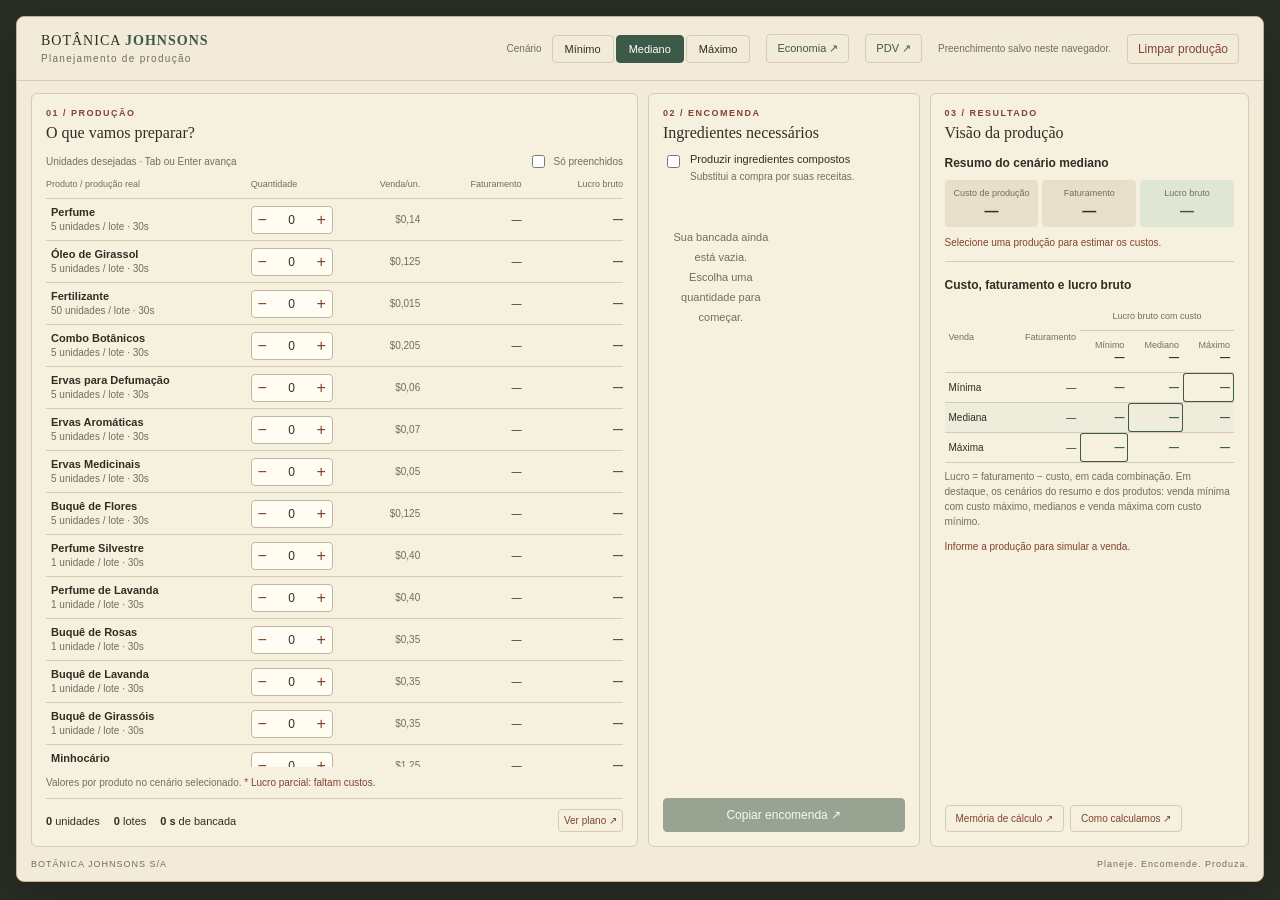
<file: index.html>
<!doctype html>
<html lang="pt-BR">
<head><meta charset="utf-8"><meta name="viewport" content="width=device-width,initial-scale=1"><title>Botânica Johnsons · Planejamento</title><link rel="stylesheet" href="style.css"></head>
<body>
<header><a class="brand" href="./">BOTÂNICA <strong>JOHNSONS</strong><span>Planejamento de produção</span></a><fieldset class="scenario"><legend>Cenário</legend><label><input type="radio" name="scenario" value="min"><span>Mínimo</span></label><label><input type="radio" name="scenario" value="median" checked><span>Mediano</span></label><label><input type="radio" name="scenario" value="max"><span>Máximo</span></label></fieldset><div class="header-actions"><a class="page-link" href="economia/">Economia ↗</a><a class="page-link" href="pdv/">PDV ↗</a><span id="save-status"></span><button id="clear" class="text-button" aria-label="Limpar produção">Limpar<span class="wide-only"> produção</span></button></div></header>
<main>
<h1 class="visually-hidden">Planejamento de produção: da produção ao resultado</h1>
<nav class="mobile-nav" aria-label="Painéis"><button type="button" data-panel="recipes" aria-pressed="true">Produção</button><button type="button" data-panel="shopping" aria-pressed="false">Encomenda</button><button type="button" data-panel="finance" aria-pressed="false">Resultado</button></nav>
<div class="workspace" data-panel="recipes">
<section class="panel recipes"><div class="panel-heading"><p class="eyebrow">01 / PRODUÇÃO</p><h2>O que vamos preparar?</h2></div><div class="list-tools"><p class="hint" id="keyboard-hint">Unidades desejadas · Tab ou Enter avança</p><label class="filled-filter"><input type="checkbox" id="only-filled"> Só preenchidos</label></div><div class="product-columns" aria-hidden="true"><span>Produto / produção real</span><span>Quantidade</span><span>Venda/un.</span><span>Faturamento</span><span>Lucro bruto</span></div><div id="products"></div><p id="filled-empty" class="filled-empty" hidden>Nenhum produto preenchido. Desmarque “Só preenchidos” para ver todos.</p><p class="panel-note">Valores por produto no cenário selecionado. <span class="partial-key">* Lucro parcial: faltam custos.</span></p><div class="production-footer"><span><strong id="units">0</strong> unidades</span><span><strong id="batches">0</strong> lotes</span><span><strong id="duration">0 s</strong> de bancada</span><button type="button" data-dialog="plan-dialog">Ver plano ↗</button></div></section>
<section class="panel shopping"><div class="panel-heading"><p class="eyebrow">02 / ENCOMENDA</p><h2>Ingredientes necessários</h2></div><label class="toggle"><input type="checkbox" id="expand"><span>Produzir ingredientes compostos<small>Substitui a compra por suas receitas.</small></span></label><p id="gather-progress" role="status"></p><div id="ingredients"></div><div class="shopping-actions"><button id="copy" class="copy" disabled>Copiar encomenda ↗</button><p id="copy-status" role="status"></p></div></section>
<section class="panel finance"><div class="panel-heading"><p class="eyebrow">03 / RESULTADO</p><h2>Visão da produção</h2></div><section class="costs"><h3 id="cost-heading">Resumo do cenário mediano</h3><div class="cost-grid"><div><span>Custo de produção</span><strong id="summary-cost">—</strong></div><div><span>Faturamento</span><strong id="summary-revenue">—</strong></div><div class="summary-profit"><span>Lucro bruto</span><strong id="summary-profit">—</strong></div></div><p id="cost-status" role="status"></p></section><section class="profit"><h3 id="profit-heading">Custo, faturamento e lucro bruto</h3><table aria-describedby="profit-legend"><thead><tr><th scope="col" rowspan="2">Venda</th><th scope="col" rowspan="2">Faturamento</th><th scope="colgroup" colspan="3">Lucro bruto com custo</th></tr><tr><th scope="col">Mínimo<span id="cost-head-min">—</span></th><th scope="col">Mediano<span id="cost-head-median">—</span></th><th scope="col">Máximo<span id="cost-head-max">—</span></th></tr></thead><tbody><tr><th scope="row">Mínima</th><td id="revenue-min">—</td><td id="profit-min-min">—</td><td id="profit-min-median">—</td><td id="profit-min-max" class="paired">—</td></tr><tr class="median-row"><th scope="row">Mediana</th><td id="revenue-median">—</td><td id="profit-median-min">—</td><td id="profit-median-median" class="paired">—</td><td id="profit-median-max">—</td></tr><tr><th scope="row">Máxima</th><td id="revenue-max">—</td><td id="profit-max-min" class="paired">—</td><td id="profit-max-median">—</td><td id="profit-max-max">—</td></tr></tbody></table><p id="profit-legend" class="profit-legend">Lucro = faturamento − custo, em cada combinação. Em destaque, os cenários do resumo e dos produtos: venda mínima com custo máximo, medianos e venda máxima com custo mínimo.</p><p id="profit-status" role="status"></p></section><div class="finance-actions"><button type="button" data-dialog="memory-dialog">Memória de cálculo ↗</button><button type="button" data-dialog="help-dialog">Como calculamos ↗</button></div></section>
</div>
<footer><span>BOTÂNICA JOHNSONS S/A</span><span>Planeje. Encomende. Produza.</span></footer>
</main>
<dialog id="memory-dialog"><div class="dialog-heading"><h2>Memória de cálculo</h2><button type="button" data-close aria-label="Fechar memória de cálculo">Fechar ×</button></div><p>Preço unitário × quantidade = subtotal. Med = ponto médio da faixa. Totais arredondados após a soma.</p><div id="cost-memory"><div id="cost-memory-rows"></div><p id="cost-memory-total"></p></div></dialog>
<dialog id="plan-dialog"><div class="dialog-heading"><h2>Lotes e tempo de produção</h2><button type="button" data-close>Fechar ×</button></div><div id="details"></div><p>Tempo de cada receita por lote (30 segundos; Minhocário, 45 segundos), incluindo ingredientes compostos produzidos.</p></dialog>
<dialog id="help-dialog"><div class="dialog-heading"><h2>Como calculamos</h2><button type="button" data-close>Fechar ×</button></div><p>Preços unitários da Gazeta Comercial, edição XLIV (6 de novembro de 1899), que também atualiza a planilha do condado. As plantas usam Fazenda Venda (compra dos insumos); Esterco usa Fazenda Coleta e Húmus usa Coleta. O mediano estimado é o ponto médio entre mínimo e máximo. Desde a Gazeta XLII, Mel e Tomilho têm cotação: Mel pela Gazeta e Tomilho por Coleta.</p><p>O faturamento considera a venda de todas as unidades produzidas, inclusive excedentes. Ingredientes compostos consumidos na produção não geram receita.</p><p>Lucro bruto = faturamento menos ingredientes. Cenário mínimo: venda mínima − custo máximo. Mediano: venda mediana − custo mediano. Máximo: venda máxima − custo mínimo. Outras despesas não estão incluídas.</p><p>Quando faltam preços, o custo é parcial e o lucro fica superestimado. Marcar ingredientes como separados não desconta seu custo.</p><p>Os valores por produto simulam cada receita isoladamente. O resultado geral agrupa ingredientes compostos, podendo economizar lotes em relação à soma individual.</p></dialog>
<script src="county-prices.js"></script>
<script src="data.js"></script>
<script src="app.js"></script>
</body></html>
</file>
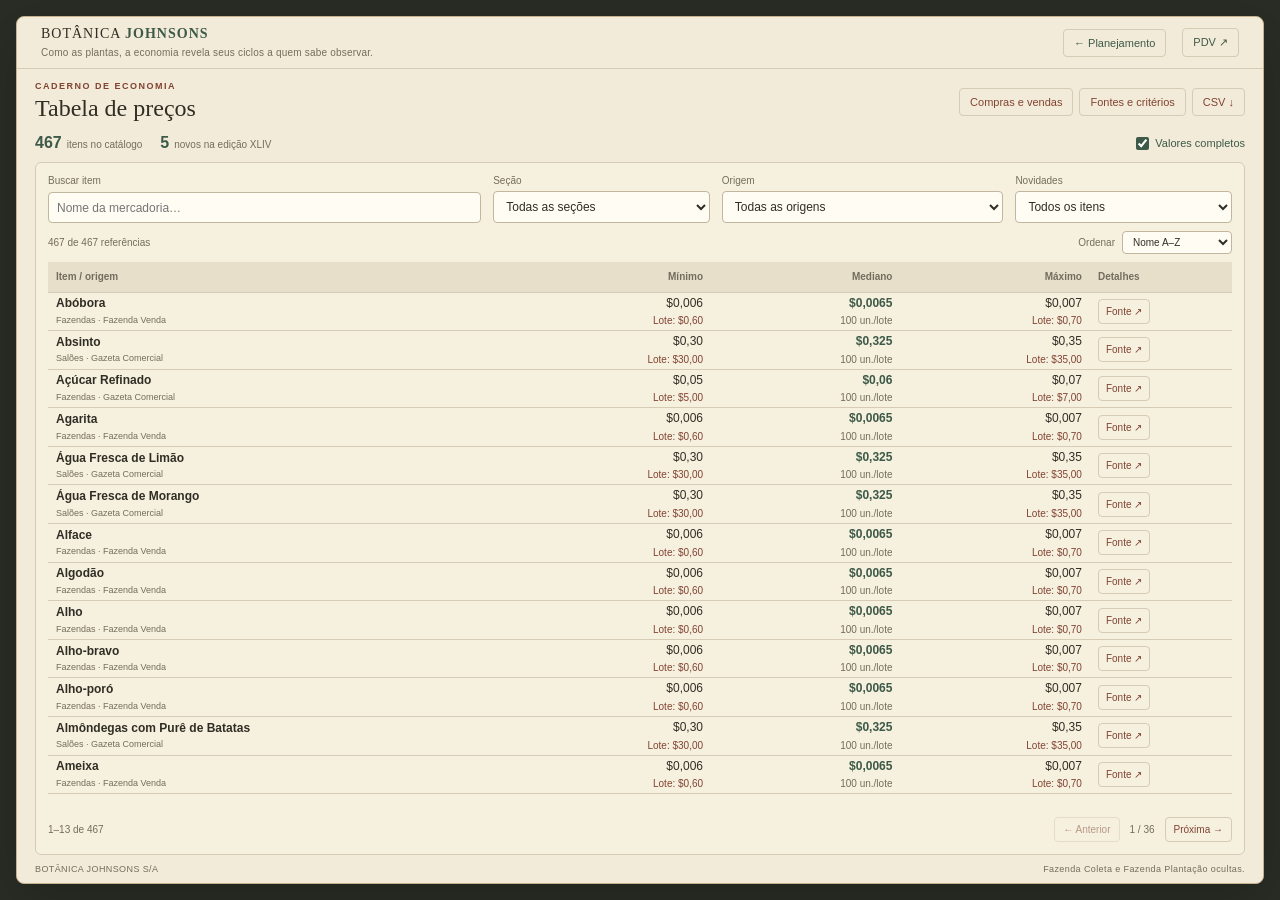
<file: economia/index.html>
<!doctype html>
<html lang="pt-BR">
<head>
  <meta charset="utf-8"><meta name="viewport" content="width=device-width,initial-scale=1">
  <meta name="description" content="Tabela de preços da Gazeta e do condado, com decimais completos, filtros e notas por item.">
  <title>Botânica Johnsons · Economia</title>
  <link rel="stylesheet" href="../style.css"><link rel="stylesheet" href="economia.css">
</head>
<body class="economy-page">
<header><a class="brand" href="../">BOTÂNICA <strong>JOHNSONS</strong><span>Como as plantas, a economia revela seus ciclos a quem sabe observar.</span></a><div class="header-actions"><a class="page-link" href="../">← Planejamento</a><a class="page-link" href="../pdv/">PDV ↗</a></div></header>
<main>
  <div class="economy-toolbar"><div><p class="eyebrow">CADERNO DE ECONOMIA</p><h1>Tabela de preços</h1></div><div class="economy-actions"><button type="button" data-dialog="notes-dialog">Notas das sugestões</button><button type="button" data-dialog="shopping-dialog">Compras e vendas</button><button type="button" data-dialog="sources-dialog">Fontes e critérios</button><button id="export-csv" type="button">CSV ↓</button></div></div>
  <div class="economy-status"><div id="catalog-summary" class="catalog-summary" aria-label="Resumo do catálogo"></div><label class="precision-control"><input id="full-precision" type="checkbox" checked aria-describedby="precision-hint"> Valores completos</label><span id="precision-hint" class="visually-hidden">Desmarque para usar duas casas. Valores positivos muito pequenos aparecem como menor que um centavo. As notas sempre mostram os valores completos.</span></div>
  <section class="catalog-panel" aria-label="Consulta de preços">
    <form class="catalog-filters" role="search" onsubmit="return false">
      <label for="search">Buscar item<input id="search" type="search" placeholder="Nome da mercadoria…"></label>
      <label for="category">Seção<select id="category"><option value="all">Todas as seções</option></select></label>
      <label for="origin">Origem<select id="origin"><option value="all">Todas as origens</option></select></label>
      <label for="status">Novidades<select id="status"><option value="all">Todos os itens</option><option value="new">Novos na edição XLIV</option><option value="suggested">Preços sugeridos</option></select></label>
    </form>
    <div class="catalog-order"><p id="result-count" role="status" aria-live="polite"></p><label for="sort">Ordenar <select id="sort"><option value="name">Nome A–Z</option><option value="low">Menor referência</option><option value="high">Maior referência</option><option value="spread">Maior faixa</option></select></label></div>
    <div id="table-viewport" class="table-viewport" tabindex="0" role="region" aria-label="Página de resultados da tabela de preços">
      <table class="catalog-table"><caption class="visually-hidden">Preços por unidade na primeira linha e por lote na segunda. A coluna Mediano informa a quantidade de unidades por lote. A referência cadastrada é o ponto médio da faixa unitária; sugestões têm notas de cálculo.</caption><thead><tr><th scope="col">Item / origem</th><th scope="col" title="Mínimo por unidade; mínimo por lote abaixo">Mínimo</th><th scope="col" title="Mediano por unidade; quantidade por lote abaixo">Mediano</th><th scope="col" title="Máximo por unidade; máximo por lote abaixo">Máximo</th><th scope="col" class="detail-column">Detalhes</th></tr></thead><tbody id="price-rows"></tbody></table>
      <p id="no-results" class="empty" hidden>Nenhum item encontrado. Ajuste a busca ou os filtros.</p>
    </div>
    <nav class="pagination" aria-label="Páginas da tabela"><span id="page-range" aria-live="polite"></span><div><button id="previous-page" type="button" aria-label="Página anterior">← Anterior</button><span id="page-count"></span><button id="next-page" type="button" aria-label="Próxima página">Próxima →</button></div></nav>
    <noscript>Ative o JavaScript para consultar os preços.</noscript>
  </section>
  <footer><span>BOTÂNICA JOHNSONS S/A</span><span>Fazenda Coleta e Fazenda Plantação ocultas.</span></footer>
</main>
<dialog id="sources-dialog"><div class="dialog-heading"><h2>Fontes e critérios</h2><button type="button" data-close>Fechar ×</button></div><p>Esta consulta oculta somente Fazenda Coleta e Fazenda Plantação. Coleta, Lenhador, Mineração, Fazenda Venda, Gazeta Comercial e as sugestões permanecem disponíveis.</p><p>São 467 referências, todas com cotação. Fonte: Gazeta Comercial, edição XLIV de 6 de novembro de 1899 (páginas 1–29), a tabela oficial vigente. As páginas 21–29 republicam Minérios, Coleta, Coleta de Fazenda, Lenhador, Plantação e Venda de Fazenda e atualizam a planilha do condado enviada pelo usuário. Os detalhes de cada item indicam o que é novo na edição XLIV e a faixa anterior quando a XLIV a mudou.</p><p>A edição XLIV é a tabela oficial completa: itens que não constam nela foram removidos (Flecha de Rastreio e o Café da planilha do condado; fica Café (grão)). Carne de Galinha passou a se chamar Carne de Ave, e a busca encontra os dois nomes. Kit de Reparo de Arma e Lanterna passaram de Armazém para Armarias. Os itens novos têm o selo “Novo”.</p><p>Plantas de Fazenda Venda aparecem sem “(v)”; a origem identifica a faixa. Ocultar origens nesta consulta não altera os custos do planejamento.</p><p>Os preços são por unidade, sem dividir novamente os valores unitários da atualização. Na tabela, a primeira linha mostra o valor unitário; a segunda mostra o mínimo e o máximo por lote, com a quantidade de unidades abaixo da referência. Um lote é de 100 unidades. Quando a fonte informa o lote, os valores são os da fonte, inclusive Ouro (10 un.) e Prata (20 un.). Quando a fonte informa só o preço por unidade, o lote é calculado: 100 × preço unitário, e os detalhes do item indicam o cálculo. O mediano cadastrado é (mínimo + máximo) ÷ 2; uma sugestão é identificada como estimativa. Nomes truncados continuam sinalizados. A faixa da Escova Equina, invertida na edição XLI, foi corrigida na XLII.</p><p>O CSV inclui todos os resultados dos filtros, inclusive os que estão em outras páginas. A quantidade de linhas exibidas se adapta à altura disponível.</p></dialog>
<dialog id="notes-dialog"><div class="dialog-heading"><h2>Notas das sugestões</h2><button type="button" data-close>Fechar ×</button></div><p>Os preços sugeridos são a média simples dos pontos médios de faixas unitárias de itens correlatos. As referências e as contas aparecem abaixo, sempre com os decimais completos. Sugestões não entram automaticamente nos custos do planejamento.</p><div id="item-notes" class="item-notes"></div></dialog>
<dialog id="reference-dialog"><div class="dialog-heading"><h2 id="reference-title">Referência do item</h2><button type="button" data-close>Fechar ×</button></div><div id="reference-body"></div></dialog>
<dialog id="shopping-dialog"><div class="dialog-heading"><h2>Calculadora de compras e vendas</h2><button type="button" data-close>Fechar ×</button></div>
<div class="shopping-intro"><p>Adicione os itens da negociação. Escolha o cenário, unidade ou lote, ajuste quantidade e preço e confira o total.</p><fieldset class="scenario shopping-scenario" aria-describedby="scenario-hint"><legend>Cenário de preço</legend><label><input type="radio" name="shopping-scenario" value="min"><span>Mínimo</span></label><label><input type="radio" name="shopping-scenario" value="median" checked><span>Mediano</span></label><label><input type="radio" name="shopping-scenario" value="max"><span>Máximo</span></label></fieldset><span id="scenario-hint" class="visually-hidden">Trocar o cenário recalcula o formulário e todas as linhas, exceto as de preço ajustado à mão.</span></div>
<form id="shopping-form" class="shopping-form">
<label for="shopping-item-search">Item<div id="shopping-picker" class="shopping-picker"><input id="shopping-item-search" type="search" role="combobox" aria-autocomplete="list" aria-expanded="false" aria-controls="shopping-options" aria-describedby="shopping-search-status" autocomplete="off" placeholder="Digite para buscar um item…" required><ul id="shopping-options" role="listbox" aria-label="Itens encontrados" hidden></ul><span id="shopping-search-status" class="visually-hidden" role="status"></span></div><input id="shopping-item" type="hidden"></label>
<label for="shopping-basis">Negociar por<select id="shopping-basis"><option value="unit">Unidade</option></select></label>
<div class="quantity-field"><label for="shopping-quantity" id="quantity-label">Quantidade de unidades</label><div class="quantity-input"><input id="shopping-quantity" type="number" min="1" max="1000000" step="1" value="1" required><button type="button" id="shopping-plus-100" class="plus-hundred" aria-label="Somar 100 à quantidade">+100</button></div></div>
<label for="shopping-price"><span id="price-label">Preço por unidade ($)</span><input id="shopping-price" type="number" min="0" max="1000000" step="0.00001" required></label>
<button type="submit" class="add-item">Adicionar item +</button>
</form>
<p id="shopping-hint" class="study-hint">O preço do cenário é preenchido para facilitar; ajuste para o valor combinado.</p>
<div class="shopping-table-wrap"><table class="shopping-table"><caption class="visually-hidden">Itens da compra ou venda. Edite quantidades e preços para atualizar o total.</caption><thead><tr><th scope="col">Item / base</th><th scope="col">Quantidade</th><th scope="col">Preço ($)</th><th scope="col">Subtotal</th><th scope="col"><span class="visually-hidden">Remover</span></th></tr></thead><tbody id="shopping-rows"></tbody></table><p id="shopping-empty" class="empty">Adicione o primeiro item para começar.</p></div>
<div class="shopping-total"><div class="shopping-buttons"><button id="copy-shopping" type="button" disabled>Copiar conta</button><button id="clear-shopping" type="button" disabled>Limpar lista</button></div><p><span>Total da lista</span><strong id="shopping-total" aria-live="polite">$0,00</strong></p></div>
<p id="shopping-copy-status" class="study-hint" role="status" aria-live="polite"></p><div id="shopping-copy-fallback" hidden><label for="shopping-copy-text">Selecione e copie a conta abaixo:</label><textarea id="shopping-copy-text" readonly rows="7"></textarea></div>
<p id="shopping-message" class="study-hint" role="status" aria-live="polite"></p>
</dialog>
<script src="../county-prices.js"></script><script src="../data.js"></script><script src="../gazette.js"></script><script src="../price-catalog.js"></script><script src="economia.js"></script>
</body>
</html>
</file>
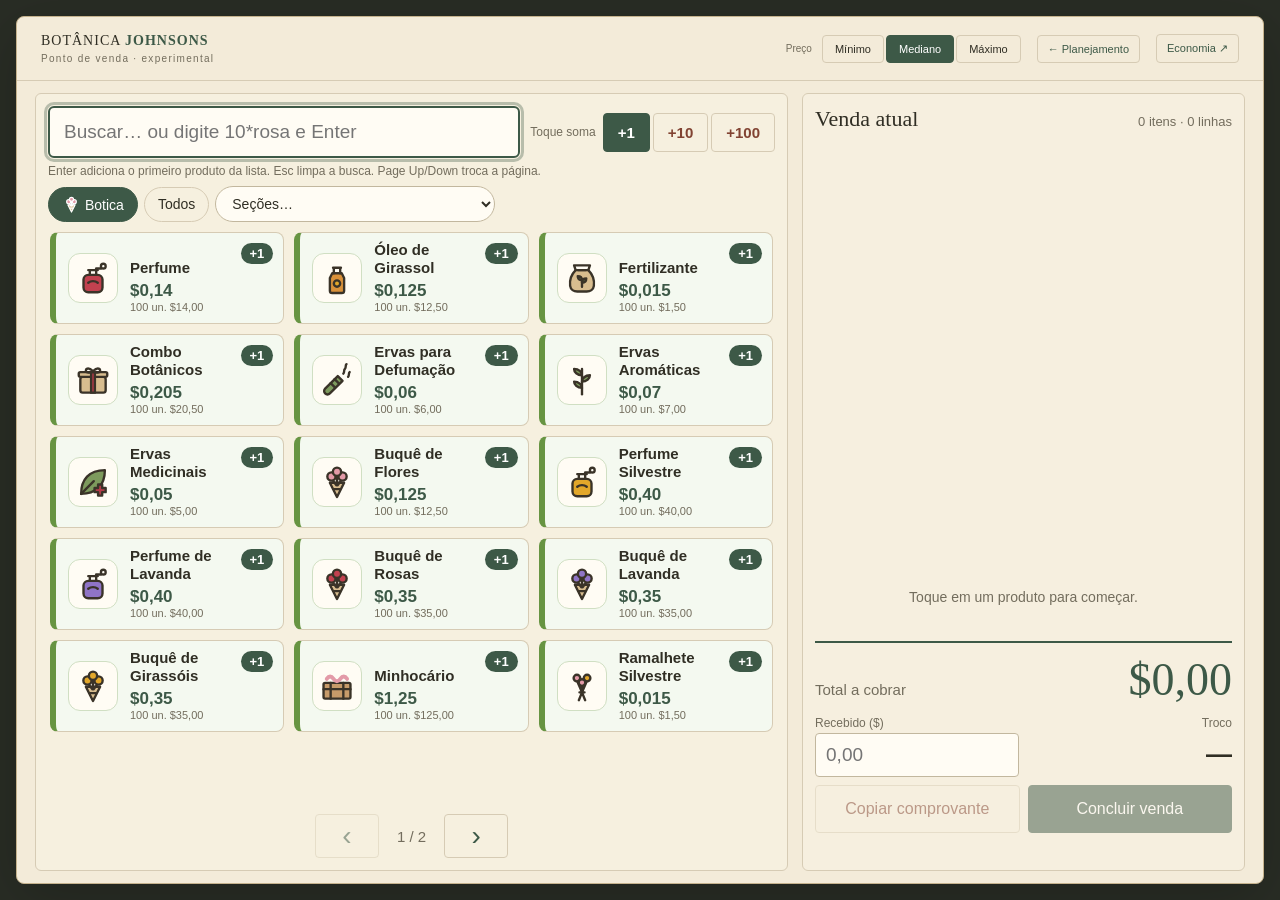
<file: pdv/index.html>
<!doctype html>
<html lang="pt-BR">
<head>
  <meta charset="utf-8"><meta name="viewport" content="width=device-width,initial-scale=1">
  <meta name="description" content="Ponto de venda experimental da Botânica Johnsons: toque nos produtos, ajuste quantidades e veja o total e o troco.">
  <title>Botânica Johnsons · PDV</title>
  <link rel="stylesheet" href="../style.css"><link rel="stylesheet" href="pdv.css">
</head>
<body class="pdv-page">
<header>
  <a class="brand" href="../">BOTÂNICA <strong>JOHNSONS</strong><span>Ponto de venda · experimental</span></a>
  <fieldset class="scenario"><legend>Preço</legend><label><input type="radio" name="scenario" value="min"><span>Mínimo</span></label><label><input type="radio" name="scenario" value="median" checked><span>Mediano</span></label><label><input type="radio" name="scenario" value="max"><span>Máximo</span></label></fieldset>
  <div class="header-actions"><a class="page-link" href="../">← Planejamento</a><a class="page-link" href="../economia/">Economia ↗</a></div>
</header>
<main>
  <h1 class="visually-hidden">Ponto de venda</h1>
  <nav class="mobile-nav" aria-label="Painéis"><button type="button" data-panel="catalog" aria-pressed="true">Produtos</button><button type="button" data-panel="sale" aria-pressed="false">Venda · <span id="tab-total">$0,00</span></button></nav>
  <div class="pdv-workspace" data-panel="catalog">
    <section class="pdv-catalog" aria-label="Produtos">
      <form id="entry-form" class="entry" role="search" autocomplete="off">
        <label for="entry" class="visually-hidden">Buscar produto ou digitar quantidade e nome</label>
        <input id="entry" type="search" placeholder="Buscar… ou digite 10*rosa e Enter" aria-describedby="entry-hint">
        <div class="step" role="group" aria-label="Quantidade por toque"><span aria-hidden="true">Toque soma</span><button type="button" data-step="1" aria-pressed="true">+1</button><button type="button" data-step="10" aria-pressed="false">+10</button><button type="button" data-step="100" aria-pressed="false">+100</button></div>
      </form>
      <p id="entry-hint" class="entry-hint">Enter adiciona o primeiro produto da lista. Esc limpa a busca. Page Up/Down troca a página.</p>
      <div class="section-bar"><div id="sections" class="sections" role="tablist" aria-label="Seções"></div><label class="section-select"><span class="visually-hidden">Seção</span><select id="section-select"></select></label></div>
      <div id="tiles" class="tiles" aria-label="Produtos para adicionar"></div>
      <p id="no-match" class="no-match" hidden>Nenhum produto encontrado.</p>
      <nav class="pager" aria-label="Páginas de produtos"><button type="button" id="tiles-prev" aria-label="Página anterior de produtos">‹</button><span id="tiles-page" aria-live="polite">1 / 1</span><button type="button" id="tiles-next" aria-label="Próxima página de produtos">›</button></nav>
    </section>
    <section class="pdv-sale" aria-label="Venda atual">
      <div class="sale-heading"><h2>Venda atual</h2><span id="sale-count">0 itens</span></div>
      <ol id="lines" class="lines"></ol>
      <p id="empty-sale" class="empty-sale">Toque em um produto para começar.</p>
      <div class="checkout">
        <div class="total"><span>Total a cobrar</span><strong id="total" aria-live="polite">$0,00</strong><small id="exact-total"></small></div>
        <div class="payment">
          <label for="received">Recebido ($)<input id="received" inputmode="decimal" placeholder="0,00"></label>
          <div class="change"><span>Troco</span><strong id="change">—</strong></div>
        </div>
        <div class="sale-actions"><button type="button" id="copy-receipt" disabled>Copiar comprovante</button><button type="button" id="new-sale" class="primary" disabled>Concluir venda</button></div>
        <p id="sale-status" class="sale-status" role="status" aria-live="polite"></p>
      </div>
    </section>
  </div>
</main>
<script src="../county-prices.js"></script><script src="../data.js"></script><script src="../gazette.js"></script><script src="../price-catalog.js"></script><script src="pdv-core.js"></script><script src="icons.js"></script><script src="pdv.js"></script>
</body>
</html>
</file>
<file: style.css>
:root {
  --paper:#f3ebd9;
  --ink:#302e24;
  --muted:#736d5d;
  --line:#d6cbb4;
  --accent:#814332;
  --green:#3d5947;
  --serif:Georgia,serif}
* {
  box-sizing:border-box}
html {
  background:#292d25;
  padding:16px}
body {
  margin:0 auto;
  max-width:1800px;
  background:var(--paper);
  color:var(--ink);
  font-family:Arial,sans-serif;
  font-size:12px;
  border:1px solid #c5b28d;
  border-radius:8px;
  box-shadow:0 15px 60px #0003}
header {
  height:64px;
  padding:0 24px;
  display:flex;
  align-items:center;
  justify-content:space-between;
  border-bottom:1px solid var(--line)}
.brand {
  font-family:var(--serif);
  font-size:14px;
  letter-spacing:1px;
  color:var(--ink);
  text-decoration:none}
.brand strong {
  color:var(--green)}
.brand span {
  display:block;
  font:10px Arial,sans-serif;
  letter-spacing:1.3px;
  color:var(--muted);
  margin-top:4px}
.header-actions {
  display:flex;
  align-items:center;
  gap:16px}
.page-link {
  color:var(--green);
  font:inherit;
  font-size:11px;
  text-decoration:none;
  border:1px solid var(--line);
  border-radius:4px;
  padding:7px 10px;
  white-space:nowrap}
.page-link:hover {
  background:#e7dcc4}
#save-status {
  font-size:10px;
  color:var(--muted)}
button {
  font:inherit;
  cursor:pointer;
  color:var(--accent);
  border:1px solid var(--line);
  border-radius:4px;
  background:transparent;
  padding:7px 10px}
button:hover {
  background:#e7dcc4}
button:disabled {
  opacity:.5;
  cursor:default}
button:focus-visible,input:focus-visible,a:focus-visible {
  outline:2px solid var(--green);
  outline-offset:3px}
main {
  padding:0 20px}
.toolbar {
  display:flex;
  align-items:center;
  justify-content:space-between;
  gap:20px;
  padding:16px 0}
h1 {
  font:24px var(--serif);
  margin:0 0 4px}
.toolbar p {
  color:var(--muted);
  margin:0;
  font-size:11px}
.scenario {
  border:0;
  padding:0;
  display:flex;
  gap:2px;
  margin:0;
  flex-shrink:0}
.scenario legend {
  font-size:10px;
  color:var(--muted);
  padding:0 0 5px}
.scenario input {
  position:absolute;
  opacity:0;
  width:1px;
  height:1px}
.scenario span {
  display:block;
  border:1px solid var(--line);
  padding:7px 12px;
  cursor:pointer;
  border-radius:4px;
  font-size:11px}
.scenario input:checked+span {
  background:var(--green);
  border-color:var(--green);
  color:white}
.scenario input:focus-visible+span {
  outline:2px solid var(--accent);
  outline-offset:2px}
.workspace {
  display:grid;
  grid-template-columns:minmax(0,1.9fr) minmax(0,.85fr) minmax(0,1fr);
  gap:14px;
  align-items:stretch}
.panel {
  min-width:0;
  background:#fffaf044;
  border:1px solid var(--line);
  border-radius:6px;
  padding:14px;
  display:flex;
  flex-direction:column}
.panel-heading {
  margin-bottom:10px}
.eyebrow {
  font-size:9px;
  letter-spacing:1.5px;
  color:var(--accent);
  margin:0 0 6px;
  font-weight:bold}
h2 {
  font:18px var(--serif);
  margin:0}
.hint {
  color:var(--muted);
  font-size:10px;
  margin:0 0 10px}
.product-columns,.product {
  display:grid;
  grid-template-columns:minmax(130px,1.6fr) 96px minmax(55px,.65fr) minmax(65px,.8fr) minmax(65px,.8fr);
  gap:8px;
  align-items:center}
.product-columns {
  font-size:9px;
  color:var(--muted);
  padding:0 0 9px;
  border-bottom:1px solid var(--line)}
.product-columns span:nth-child(n+3) {
  text-align:right}
.product {
  min-height:53px;
  border-bottom:1px solid var(--line);
  padding:6px 0}
.product h3 {
  font-size:12px;
  margin:0 0 4px;
  font-weight:600}
.product small {
  display:block;
  color:var(--muted);
  font-size:10px;
  line-height:1.4}
.product.selected {
  background:#dfe6d455}
.product:focus-within {
  background:#e4ead9;
  box-shadow:inset 3px 0 var(--green)}
.product-info {
  min-width:0;
  padding-left:5px}
.stepper {
  display:flex;
  align-items:stretch;
  height:30px;
  border:1px solid #c2b79e;
  border-radius:4px;
  background:#fffcf4;
  overflow:hidden;
  min-width:0}
.stepper button {
  border:0;
  padding:0;
  width:21px;
  flex-shrink:0;
  border-radius:0;
  font-size:16px}
.stepper input {
  min-width:0;
  width:100%;
  border:0;
  background:transparent;
  text-align:center;
  color:var(--ink);
  font:12px Arial,sans-serif;
  appearance:textfield}
.stepper input::-webkit-inner-spin-button {
  appearance:none}
.row-money {
  text-align:right;
  font-size:11px;
  font-variant-numeric:tabular-nums;
  overflow-wrap:anywhere}
.row-profit {
  color:var(--green);
  font-weight:bold}
.negative {
  color:#9a342a!important}
.sale-value {
  color:var(--muted)}
.panel-note {
  font-size:10px;
  color:var(--muted);
  line-height:1.5;
  margin:10px 0}
.partial-key {
  color:var(--accent)}
.production-footer {
  display:flex;
  align-items:center;
  gap:14px;
  border-top:1px solid var(--line);
  padding-top:10px;
  margin-top:auto;
  font-size:11px}
.production-footer button {
  margin-left:auto;
  font-size:10px;
  padding:5px}
.toggle {
  display:flex;
  gap:7px;
  align-items:flex-start;
  font-size:11px;
  line-height:1.4;
  margin:0 0 8px}
.toggle small {
  display:block;
  color:var(--muted);
  font-size:10px;
  margin-top:3px}
input[type=checkbox] {
  accent-color:var(--green);
  flex-shrink:0}
#gather-progress {
  font-size:10px;
  color:var(--muted);
  margin:3px 0 9px}
#gather-progress:empty {
  display:none}
#ingredients {
  display:grid;
  gap:0;
  align-content:start}
.ingredient {
  display:flex;
  align-items:center;
  gap:6px;
  padding:5px 0;
  border-bottom:1px dotted var(--line);
  font-size:11px;
  cursor:pointer;
  line-height:1.25}
.ingredient input {
  margin:0;
  width:13px;
  height:13px}
.ingredient span {
  flex:1}
.ingredient strong {
  font-size:11px;
  color:var(--accent)}
.ingredient.gathered span {
  text-decoration:line-through;
  color:var(--muted)}
.ingredient:focus-within {
  outline:2px solid var(--green)}
.empty {
  padding:36px 8px;
  text-align:center;
  line-height:1.8;
  color:var(--muted);
  font-size:11px}
.shopping-actions {
  padding-top:12px;
  margin-top:auto}
.copy {
  width:100%;
  color:white;
  background:var(--green);
  border-color:var(--green);
  padding:9px}
.copy:hover:not(:disabled) {
  background:#2d4435}
#copy-status {
  font-size:10px;
  margin:6px 0 0}
#copy-status:empty {
  display:none}
.costs h3,.profit h3 {
  font-size:12px;
  margin:4px 0 10px}
.cost-grid {
  display:grid;
  grid-template-columns:repeat(3,minmax(0,1fr));
  gap:4px}
.cost-grid>div {
  background:#e8dfcb;
  padding:10px 3px;
  text-align:center;
  border-radius:4px}
.cost-grid span {
  display:block;
  color:var(--muted);
  font-size:9px;
  margin-bottom:5px}
.cost-grid strong {
  font-size:14px;
  overflow-wrap:anywhere;
  font-variant-numeric:tabular-nums}
#cost-status {
  font-size:10px;
  line-height:1.6;
  color:var(--accent);
  margin:10px 0 14px}
.profit {
  border-top:1px solid var(--line);
  padding-top:12px}
.profit table {
  width:100%;
  border-collapse:collapse;
  font-size:11px;
  font-variant-numeric:tabular-nums}
.profit th,.profit td {
  padding:9px 4px;
  border-bottom:1px solid var(--line);
  text-align:right;
  overflow-wrap:anywhere}
.profit th:first-child {
  text-align:left;
  font-weight:normal}
.profit thead th {
  font-size:9px;
  color:var(--muted)}
.profit td[id^="profit-"] {
  font-weight:bold;
  color:var(--green)}
.profit thead th {
  font-weight:normal}
.profit thead tr+tr th:first-child {
  text-align:right}
.profit thead th span {
  display:block;
  margin-top:2px;
  color:var(--ink);
  font-size:10px;
  font-weight:bold}
.profit th[colspan] {
  text-align:center;
  border-bottom:1px solid var(--line)}
.profit td.paired {
  box-shadow:inset 0 0 0 1px var(--green);
  border-radius:3px}
.profit-legend {
  font-size:10px;
  line-height:1.5;
  color:var(--muted);
  margin:6px 0 0}
.median-row {
  background:#dfe6d455}
#profit-status {
  font-size:10px;
  line-height:1.6;
  color:var(--accent)}
.finance-actions {
  display:flex;
  flex-wrap:wrap;
  gap:6px;
  margin-top:auto;
  padding-top:10px}
.finance-actions button {
  font-size:10px}
footer {
  display:flex;
  justify-content:space-between;
  color:var(--muted);
  font-size:9px;
  letter-spacing:1px;
  padding:12px 0}
.mobile-nav {
  display:none}
dialog {
  width:min(620px,calc(100% - 32px));
  max-height:80dvh;
  overflow:auto;
  border:1px solid var(--line);
  border-radius:8px;
  background:var(--paper);
  color:var(--ink);
  padding:22px;
  font-size:12px;
  line-height:1.7;
  box-shadow:0 20px 90px #0005}
dialog::backdrop {
  background:#18221899}
.dialog-heading {
  display:flex;
  justify-content:space-between;
  align-items:center;
  gap:15px}
.cost-memory-row {
  padding:9px 0;
  border-bottom:1px dotted var(--line)}
.cost-memory-row strong {
  display:block}
.production-list {
  display:grid;
  gap:6px}
.details h3 {
  font-size:13px}
#cost-memory-total {
  white-space:pre-line}

@media(min-width:1100px) and (max-height:800px) {
  html {
  padding:8px}
header {
  height:52px}
.toolbar {
  padding:12px 0}
.panel {
  padding:11px}
.product {
  min-height:48px}
.ingredient {
  padding:4px 0}
.panel-heading {
  margin-bottom:8px}
.panel-note {
  margin:6px 0}
footer {
  padding:9px 0}
}

@media(min-width:1100px) and (max-width:1430px) {
  .workspace {
  grid-template-columns:minmax(0,1.9fr) minmax(0,.85fr) minmax(0,1fr);
  gap:10px}
main {
  padding:0 14px}
.product-columns,.product {
  grid-template-columns:minmax(110px,1.45fr) 82px minmax(48px,.6fr) minmax(57px,.7fr) minmax(57px,.7fr);
  gap:5px}
.product h3 {
  font-size:11px}
.row-money {
  font-size:10px}
h2 {
  font-size:16px}
.profit table {
  font-size:10px}
}

@media(max-width:1099px) {
  html {
  padding:8px}
header {
  padding:0 14px;
  height:56px}
main {
  padding:0 12px}
#save-status {
  display:none}
.toolbar {
  padding:12px 0}
h1 {
  font-size:20px}
.toolbar p {
  display:none}
.workspace {
  display:block}
.mobile-nav {
  display:flex;
  gap:6px;
  margin:0 0 10px}
.mobile-nav button {
  flex:1}
.mobile-nav [aria-pressed=true] {
  background:var(--green);
  color:white;
  border-color:var(--green)}
.workspace>.panel {
  display:none}
.workspace[data-panel=recipes]>.recipes,.workspace[data-panel=shopping]>.shopping,.workspace[data-panel=finance]>.finance {
  display:flex}
.panel {
  min-height:500px}
.shopping #ingredients {
  grid-template-columns:repeat(2,minmax(0,1fr));
  column-gap:16px}
.finance {
  max-width:650px;
  margin:auto}
.toolbar {
  gap:8px}
.scenario span {
  padding:6px 8px}
.product {
  min-height:48px}
}

@media(max-width:600px) {
  html {
  padding:0}
body {
  border:0;
  border-radius:0}
header {
  height:50px}
.brand {
  font-size:11px}
.brand span {
  font-size:9px}
.text-button {
  font-size:10px;
  padding:6px}
.header-actions {gap:7px}
.header-actions .page-link {font-size:10px;padding:6px}
.toolbar {
  align-items:flex-start}
h1 {
  font-size:17px;
  max-width:150px;
  line-height:1.3}
.scenario span {
  font-size:10px;
  padding:6px}
.scenario legend {
  font-size:9px}
.mobile-nav {
  margin-bottom:8px}
.mobile-nav button {
  padding:7px;
  font-size:11px}
.panel {
  padding:10px;
  min-height:0}
.panel-heading {
  margin-bottom:8px}
.hint {
  font-size:9px;
  margin-bottom:8px}
.product-columns,.product {
  grid-template-columns:minmax(88px,1.3fr) 67px repeat(3,minmax(38px,.6fr));
  gap:3px}
.product-columns {
  font-size:8px}
.product {
  min-height:51px}
.product h3 {
  font-size:10px}
.product small {
  font-size:8px}
.row-money {
  font-size:9px}
.stepper {
  height:29px}
.stepper button {
  width:16px}
.stepper input {
  font-size:11px}
.product-info {
  padding-left:3px}
h2 {
  font-size:17px}
.panel-note {
  font-size:9px}
.production-footer {
  font-size:10px;
  gap:8px}
.production-footer button {
  font-size:9px}
.shopping #ingredients {
  grid-template-columns:repeat(2,minmax(0,1fr));
  gap:0 10px}
.ingredient {
  font-size:10px;
  padding:6px 0}
.profit {
  margin-top:12px}
.finance-actions {
  margin-top:10px}
footer {
  font-size:8px;
  letter-spacing:.3px;
  padding:10px 0}
.panel-note {
  line-height:1.3}
.toolbar h1 {
  margin:0}
.cost-grid strong {
  font-size:18px}
}

@media(min-width:1100px) {
  #ingredients {
  grid-template-columns:repeat(2,minmax(0,1fr));
  column-gap:10px}
.ingredient {
  font-size:10px;
  min-height:28px}
.ingredient span {
  overflow-wrap:anywhere}
.ingredient strong {
  font-size:10px}
.ingredient input {
  width:12px;
  height:12px}
}

/* With sixteen recipes the product list scrolls inside its panel, keeping the page on one screen. */
#products {
  overflow-y:auto;
  max-height:max(220px,calc(100dvh - 332px))}
@media(min-width:1100px) and (max-height:800px) {
#products {
  max-height:max(220px,calc(100dvh - 291px))}
}
@media(max-width:1099px) {
#products {
  max-height:max(220px,calc(100dvh - 350px))}
}
@media(max-width:600px) {
#products {
  max-height:max(220px,calc(100dvh - 327px))}
}

/* Compact layout: the scenario selector lives in the header, rows are shorter,
   and the result panel leads with the selected scenario's summary. */
.visually-hidden {
  position:absolute!important;
  width:1px;
  height:1px;
  padding:0;
  margin:-1px;
  overflow:hidden;
  clip-path:inset(50%);
  white-space:nowrap;
  border:0}
header {
  gap:16px}
header .scenario {
  margin-left:auto;
  align-items:center}
header .scenario legend {
  float:left;
  padding:0 8px 0 0;
  font-size:10px}
main {
  padding-top:12px}
.list-tools {
  display:flex;
  align-items:center;
  justify-content:space-between;
  gap:8px;
  margin:0 0 8px}
.list-tools .hint {
  margin:0}
.filled-filter {
  display:flex;
  align-items:center;
  gap:5px;
  font-size:10px;
  color:var(--muted);
  cursor:pointer;
  white-space:nowrap}
.only-filled .product:not(.selected) {
  display:none}
.filled-empty {
  font-size:11px;
  color:var(--muted);
  text-align:center;
  padding:24px 8px;
  margin:0}
.product,
.product {
  min-height:42px;
  padding:4px 0}
.product h3 {
  margin-bottom:2px}
.stepper {
  height:28px}
.panel-note {
  margin:8px 0}
.production-footer strong {
  font-variant-numeric:tabular-nums}
.cost-grid>div {
  padding:8px 3px}
.cost-grid .summary-profit {
  background:#dfe6d4}
.cost-grid .summary-profit strong {
  color:var(--green)}
#cost-status {
  margin:8px 0 10px}
@media(min-width:1100px) and (max-height:800px) {
.product {
  min-height:38px;
  padding:3px 0}
}
@media(max-width:1099px) {
header {
  height:auto;
  min-height:56px;
  flex-wrap:wrap;
  padding-top:8px;
  padding-bottom:8px}
main {
  padding-top:10px}
}
@media(max-width:600px) {
header {
  gap:8px 10px}
header .scenario {
  order:3;
  width:100%;
  margin-left:0}
header .scenario label {
  flex:1}
header .scenario span {
  text-align:center}
.product {
  min-height:44px}
}
@media(max-width:600px) {
.wide-only {
  display:none}
.header-actions .page-link,.header-actions .text-button {
  padding:5px 7px}
}
</file>
<file: economia/economia.css>
.economy-page {max-width:1800px;height:calc(100dvh - 32px);min-height:540px;display:flex;flex-direction:column;font-size:12px}
.economy-page header {height:52px;flex-shrink:0}
.economy-page main {padding:0 18px;flex:1;min-height:0;display:flex;flex-direction:column}
.economy-toolbar {display:flex;align-items:center;justify-content:space-between;gap:16px;padding:12px 0}
.economy-toolbar h1 {font-size:24px;margin:0;max-width:none}
.economy-toolbar .eyebrow {margin-bottom:4px}
.economy-actions {display:flex;gap:6px;flex-wrap:wrap;justify-content:flex-end}
.economy-actions button {font-size:11px}
.economy-status {display:flex;justify-content:space-between;align-items:center;gap:12px;margin-bottom:10px}
.catalog-summary {display:flex;gap:18px;flex-wrap:wrap;color:var(--muted);font-size:10px}
.catalog-summary>div {display:flex;align-items:baseline;gap:5px}
.catalog-summary strong {font-size:16px;color:var(--green)}
.precision-control {display:flex;align-items:center;gap:6px;font-size:11px;white-space:nowrap;color:var(--green);cursor:pointer}
.precision-control input {margin:0}
.catalog-panel {background:#fffaf044;border:1px solid var(--line);border-radius:6px;padding:12px;display:flex;flex-direction:column;flex:1;min-height:0}
.catalog-filters {display:grid;grid-template-columns:2fr 1fr 1.3fr 1fr;gap:12px}
.catalog-filters label {display:grid;gap:5px;font-size:10px;color:var(--muted)}
.catalog-filters input,.catalog-filters select,.catalog-order select {font:12px Arial,sans-serif;width:100%;min-width:0;color:var(--ink);border:1px solid #c2b79e;border-radius:4px;background:#fffcf4;padding:7px 8px}
.catalog-filters select:focus-visible,summary:focus-visible {outline:2px solid var(--green);outline-offset:3px}
.catalog-order {display:flex;align-items:center;justify-content:space-between;gap:12px;padding:8px 0}
#result-count {font-size:10px;color:var(--muted);margin:0}
.catalog-order label {display:flex;gap:7px;align-items:center;white-space:nowrap;font-size:10px;color:var(--muted)}
.catalog-order select {padding:4px 6px;width:auto;font-size:10px}
.table-viewport {flex:1;min-height:80px;overflow:auto}
.catalog-table {width:100%;border-collapse:collapse;table-layout:fixed;text-align:left;font-size:12px}
.catalog-table thead {background:#e8dfcb;font-size:10px;color:var(--muted)}
.catalog-table th,.catalog-table td {padding:3px 8px;border-bottom:1px solid var(--line);line-height:1.3;overflow:hidden;text-overflow:ellipsis}
.catalog-table thead th {height:30px}
.catalog-table th:first-child {width:34%}
.catalog-table th.status-column {width:15%}
.catalog-table th.detail-column {width:12%}
.catalog-table tbody tr {height:38px}
.catalog-table tbody th {font-weight:600}
.item-name {display:block;white-space:nowrap;overflow:hidden;text-overflow:ellipsis;font-weight:600}
.catalog-table small {display:block;color:var(--muted);font-size:9px;font-weight:normal;margin-top:3px;white-space:nowrap;overflow:hidden;text-overflow:ellipsis}
.catalog-table tbody tr:hover {background:#dfe6d455}
.catalog-table th:nth-child(n+2):nth-child(-n+4),.price-number {text-align:right;white-space:nowrap;font-variant-numeric:tabular-nums}
.price-main {color:var(--green);font-weight:bold}
.price-badge {display:inline-block;border:1px solid #b8c6b5;background:#e1e8d8;color:#314b39;padding:3px 6px;border-radius:4px;font-size:9px;white-space:nowrap}
.price-badge.is-suggested {background:#eee0c9;border-color:#c8a785;color:#743b2d}
.row-detail {padding:5px 7px;font-size:10px;white-space:nowrap}
.mobile-detail {display:none}
.pagination {display:flex;align-items:center;justify-content:space-between;gap:10px;padding-top:8px;font-size:10px;color:var(--muted)}
.pagination>div {display:flex;align-items:center;gap:10px}
.pagination button {padding:6px 8px;font-size:10px}
#no-results {padding:24px 8px}
.economy-page footer {padding:9px 0;flex-shrink:0;font-size:9px;letter-spacing:.4px}
.visually-hidden {position:absolute!important;width:1px;height:1px;padding:0;margin:-1px;overflow:hidden;clip-path:inset(50%);white-space:nowrap;border:0}
.economy-page dialog {width:min(800px,calc(100% - 24px));font-size:12px}
.item-notes {display:grid;gap:10px}
.item-note {border:1px solid var(--line);background:#fffaf044;border-radius:6px}
.item-note summary {cursor:pointer;display:flex;align-items:center;gap:12px;padding:12px;font-weight:bold;line-height:1.5}
.item-note summary::before {content:'+';color:var(--accent);font-size:18px;font-weight:normal}
.item-note[open] summary::before {content:'−'}
.item-note summary>span:first-of-type {flex:1}
.item-note summary small {display:block;font-size:10px;font-weight:normal;color:var(--muted);margin-top:3px}
.suggested-value {text-align:right;color:var(--green);font-variant-numeric:tabular-nums;white-space:nowrap}
.note-body {border-top:1px solid var(--line);padding:0 14px 6px;font-size:12px;line-height:1.8}
.note-body ol {padding-left:20px}
.note-body li {margin-bottom:10px}
.raw-detail {color:var(--muted);font-size:11px}
.note-result {background:#e8dfcb;padding:10px;border-radius:4px;color:var(--green)}
.study-hint {font-size:11px;color:var(--muted);line-height:1.7}
#reference-body p {overflow-wrap:anywhere}
@media(max-width:1099px) {.economy-page {height:calc(100dvh - 16px)}}
@media(max-width:700px) {
 .economy-page {height:100dvh;min-height:560px}
 .economy-page header {height:48px;padding:0 12px}
 .economy-page main {padding:0 10px}
 .economy-toolbar {align-items:flex-start;gap:8px;padding:9px 0}
 .economy-toolbar h1 {font-size:20px}
 .economy-toolbar .eyebrow {font-size:8px}
 .economy-actions {max-width:220px;gap:4px}
 .economy-actions button {padding:5px;font-size:9px}
 .economy-status {align-items:flex-start;gap:6px;margin-bottom:7px}
 .catalog-summary {gap:6px 10px;font-size:9px}
 .catalog-summary strong {font-size:12px}
 .precision-control {font-size:9px}
 .catalog-panel {padding:8px}
 .catalog-filters {grid-template-columns:repeat(2,minmax(0,1fr));gap:7px}
 .catalog-filters input,.catalog-filters select {padding:6px;font-size:11px}
 .catalog-filters label {font-size:9px;gap:3px}
 #result-count {font-size:9px}
 .catalog-order {gap:5px;padding:7px 0}
 .catalog-order label {font-size:9px;gap:4px}
 .catalog-order select {font-size:9px;max-width:122px}
 .catalog-table {font-size:10px}
 .catalog-table th,.catalog-table td {padding:4px 3px}
 .catalog-table thead {font-size:8px}
 .catalog-table th:first-child {width:40%}
 .catalog-table .status-column,.catalog-table .detail-column {display:none}
 .catalog-table tbody tr {height:44px}
 .catalog-table small {font-size:8px}
 .mobile-detail {display:block;border:0;padding:0;background:none;text-align:left;width:100%;color:var(--ink);font-size:10px;font-weight:600}
 .desktop-name {display:none}
 .pagination {font-size:9px;gap:5px}
 .pagination>div {gap:6px}
 .pagination button {padding:5px;font-size:9px}
 .economy-page footer {font-size:8px;padding:7px 0;letter-spacing:0}
}

@media(min-width:601px) and (max-width:700px) {.economy-page {height:calc(100dvh - 16px)}}

.catalog-table .lot-price {color:var(--accent);font-size:10px;font-weight:normal}
.catalog-table .lot-quantity {color:var(--muted);font-size:10px;font-weight:normal}
@media(max-width:700px) {.catalog-table .lot-price,.catalog-table .lot-quantity {font-size:8px}}

.economy-page #shopping-dialog {width:min(950px,calc(100% - 24px))}
.shopping-form {display:grid;grid-template-columns:2fr 1.2fr 1fr 1.2fr auto;gap:10px;align-items:end}
.shopping-form label {display:grid;gap:5px;color:var(--muted);font-size:10px}
.shopping-form input,.shopping-form select,.shopping-table input {width:100%;min-width:0;border:1px solid #c2b79e;border-radius:4px;background:#fffcf4;color:var(--ink);padding:8px;font:12px Arial,sans-serif}
.add-item {background:var(--green);color:white;border-color:var(--green);height:34px;white-space:nowrap}
.add-item:hover {background:#2d4435}
.shopping-table-wrap {max-height:40dvh;overflow:auto;border-top:1px solid var(--line)}
.shopping-table {width:100%;border-collapse:collapse;font-size:12px;table-layout:fixed}
.shopping-table th,.shopping-table td {padding:9px 5px;border-bottom:1px solid var(--line);text-align:left;vertical-align:middle}
.shopping-table thead {position:sticky;top:0;background:var(--paper);color:var(--muted);font-size:10px}
.shopping-table th:first-child {width:30%}
.shopping-table th:last-child {width:36px}
.shopping-table tbody th {font-weight:normal}
.shopping-table small {display:block;color:var(--muted);font-size:10px;line-height:1.5}
.shopping-table .line-subtotal {text-align:right;font-variant-numeric:tabular-nums;overflow-wrap:anywhere;color:var(--green);font-weight:bold}
.shopping-table td:last-child button {padding:4px 7px;font-size:15px}
.shopping-table .invalid-line {background:#f2dcd1}
.shopping-total {display:flex;align-items:center;justify-content:space-between;gap:14px;padding-top:14px}
.shopping-total p {margin:0;text-align:right}
.shopping-total span {display:block;color:var(--muted);font-size:11px}
.shopping-total strong {display:block;font:24px var(--serif);color:var(--green);overflow-wrap:anywhere}
#shopping-message:empty {display:none}
@media(max-width:700px) {
 .shopping-form {grid-template-columns:repeat(2,minmax(0,1fr));gap:8px}
 .shopping-form>label:first-child {grid-column:1/-1}
 .shopping-form .add-item {align-self:end}
 .shopping-table {font-size:10px}
 .shopping-table th,.shopping-table td {padding:8px 3px}
 .shopping-table input {font-size:10px;padding:6px 3px}
 .shopping-table th:first-child {width:29%}
 .shopping-table th:last-child {width:27px}
 .shopping-table td:last-child button {padding:3px 5px}
 .shopping-total strong {font-size:21px}
}

.economy-page .brand span {letter-spacing:.2px;line-height:1.3;max-width:480px}
@media(max-width:700px) {.economy-page .brand span {max-width:220px;font-size:9px}}

.shopping-picker {position:relative}
#shopping-options {position:absolute;z-index:3;top:100%;left:0;right:0;margin:4px 0 0;padding:4px;list-style:none;border:1px solid #c2b79e;border-radius:4px;background:#fffcf4;box-shadow:0 7px 20px #0002;max-height:230px;overflow:auto}
#shopping-options[hidden] {display:none}
#shopping-options [role=option] {padding:7px 8px;cursor:pointer;color:var(--ink);font-size:12px;line-height:1.4}
#shopping-options [role=option][aria-selected=true],#shopping-options [role=option]:hover {background:#e1e8d8;color:var(--green)}
#shopping-options small {display:block;font-size:10px;color:var(--muted)}
.no-item-match {padding:10px;color:var(--muted);font-size:12px}
.shopping-buttons {display:flex;flex-wrap:wrap;gap:6px}
#copy-shopping {background:var(--green);border-color:var(--green);color:white}
#copy-shopping:hover:not(:disabled) {background:#2d4435}
#shopping-copy-status:empty {display:none}
#shopping-copy-fallback {margin-top:12px}
#shopping-copy-fallback label {display:block;font-size:11px;color:var(--muted);margin-bottom:5px}
#shopping-copy-text {width:100%;resize:vertical;border:1px solid var(--line);border-radius:4px;background:#fffcf4;color:var(--ink);padding:10px;font:12px/1.6 Arial,sans-serif}

.shopping-intro {display:flex;align-items:flex-end;justify-content:space-between;gap:14px;margin-bottom:10px}
.shopping-intro p {margin:0}
.quantity-field {display:grid;gap:5px;color:var(--muted);font-size:10px}
.quantity-input {display:flex;gap:4px;min-width:0}
.quantity-input input {flex:1}
.plus-hundred {flex-shrink:0;padding:4px 7px;font-size:11px;white-space:nowrap}
.shopping-table .link-button {border:0;background:none;padding:0;color:var(--accent);font-size:10px;text-decoration:underline;cursor:pointer}
@media(max-width:700px) {
 .shopping-intro {flex-direction:column;align-items:stretch}
 .shopping-table .quantity-input {flex-direction:column}
 .shopping-table .plus-hundred {padding:3px 4px;font-size:9px}
}

/* Status column removed: "Novo" and "Sugerido" badges sit beside the origin line. */
.catalog-table small .price-badge {padding:0 4px;font-size:8px;line-height:1.5;margin-right:2px}
.catalog-table th:first-child {width:40%}
</file>
<file: pdv/pdv.css>
/* Single-screen point of sale: product tiles on the left, the current sale on the right. */
.pdv-page {max-width:1800px;height:calc(100dvh - 32px);min-height:540px;display:flex;flex-direction:column}
.pdv-page header {flex-shrink:0}
.pdv-page main {flex:1;min-height:0;display:flex;flex-direction:column;padding:12px 18px}
.pdv-workspace {flex:1;min-height:0;display:grid;grid-template-columns:minmax(0,1.7fr) minmax(320px,1fr);gap:14px}
.pdv-catalog,.pdv-sale {min-height:0;display:flex;flex-direction:column;border:1px solid var(--line);border-radius:6px;background:#fffaf044;padding:12px}
.mobile-nav {display:none}

.entry {display:flex;gap:10px;align-items:center}
.entry input {flex:1;min-width:0;font:16px Arial,sans-serif;padding:11px 12px;border:2px solid var(--green);border-radius:6px;background:#fffcf4;color:var(--ink)}
.entry input:focus-visible {outline:3px solid #3d594755;outline-offset:1px}
.step {display:flex;align-items:center;gap:3px;font-size:10px;color:var(--muted);white-space:nowrap}
.step span {margin-right:4px}
.step button {padding:8px 10px;font-weight:bold}
.step button[aria-pressed=true] {background:var(--green);border-color:var(--green);color:white}
.entry-hint {font-size:10px;color:var(--muted);margin:6px 0 8px}
.sections {display:flex;gap:5px;overflow-x:auto;padding-bottom:6px;margin-bottom:6px;scrollbar-width:thin}
.sections button {white-space:nowrap;font-size:11px;padding:6px 10px;border-radius:999px;color:var(--ink)}
.sections button[aria-selected=true] {background:var(--green);border-color:var(--green);color:white}

.tiles {flex:1;min-height:0;overflow-y:auto;display:grid;grid-auto-rows:max-content;grid-template-columns:repeat(auto-fill,minmax(138px,1fr));gap:8px;align-content:start;padding:2px}
.tile {position:relative;display:flex;flex-direction:column;align-items:flex-start;gap:4px;text-align:left;min-height:108px;padding:10px;border:1px solid var(--line);border-left:5px solid hsl(var(--hue) 38% 42%);border-radius:8px;background:hsl(var(--hue) 45% 96%);color:var(--ink);transition:transform .08s ease}
.tile:hover {background:hsl(var(--hue) 45% 92%)}
.tile:active {transform:scale(.97)}
.tile.first {box-shadow:0 0 0 2px var(--green)}
.tile-badge {width:40px;height:40px;border-radius:10px;display:grid;place-items:center;background:#fffcf4;border:1px solid hsl(var(--hue) 30% 82%)}
.tile-icon {width:30px;height:30px}
.ico,.tile-icon,.line-icon,.tab-icon {fill:none;stroke:#3a3328;stroke-width:1.5;stroke-linecap:round;stroke-linejoin:round}
.tile-icon .t,.line-icon .t,.tab-icon .t {fill:var(--tint)}
.tile-icon .t2,.line-icon .t2,.tab-icon .t2 {fill:var(--tint2)}
.tile-icon .w,.line-icon .w,.tab-icon .w {stroke:var(--tint);stroke-width:2.4}
.tab-icon {width:16px;height:16px;vertical-align:-3px;margin-right:4px}
.sections button[aria-selected=true] .tab-icon {stroke:white}
.tile-name {font-weight:bold;font-size:12px;line-height:1.25;overflow-wrap:anywhere}
.tile-price {margin-top:auto;font-size:13px;font-weight:bold;color:var(--green);font-variant-numeric:tabular-nums}
.tile-price small {display:block;font-size:9px;font-weight:normal;color:var(--muted)}
.tile-add {position:absolute;top:8px;right:8px;font-size:10px;font-weight:bold;color:white;background:var(--green);border-radius:999px;padding:2px 7px}
.no-match {text-align:center;color:var(--muted);padding:30px 0}

.sale-heading {display:flex;align-items:baseline;justify-content:space-between;gap:8px;margin-bottom:6px}
.sale-heading h2 {font-size:18px}
.sale-heading span {font-size:11px;color:var(--muted)}
.lines {flex:1;min-height:0;overflow-y:auto;list-style:none;margin:0;padding:0}
.line {display:grid;grid-template-columns:30px minmax(0,1fr) auto minmax(64px,auto) 26px;gap:6px;align-items:center;padding:7px 4px;border-bottom:1px solid var(--line);border-left:4px solid hsl(var(--hue) 38% 42%)}
.line.flash {animation:flash 1.2s ease-out}
@keyframes flash {from {background:#cfe0c3} to {background:transparent}}
@media(prefers-reduced-motion:reduce) {.line.flash {animation:none;background:#e1e8d8} .tile {transition:none}}
.line-icon {width:26px;height:26px}
.line-name {font-weight:bold;font-size:12px;min-width:0;overflow-wrap:anywhere}
.line-name small {display:block;font-weight:normal;font-size:9px;color:var(--muted);margin-top:2px}
.line-price {width:70px;font:10px Arial,sans-serif;padding:2px 4px;border:1px solid var(--line);border-radius:3px;background:#fffcf4}
.qty {display:flex;align-items:stretch;height:30px;border:1px solid #c2b79e;border-radius:4px;overflow:hidden;background:#fffcf4}
.qty button {border:0;border-radius:0;padding:0 9px;font-size:16px}
.line-qty {width:52px;border:0;text-align:center;font:bold 13px Arial,sans-serif;background:transparent;color:var(--ink)}
.line-total {text-align:right;font-size:12px;font-variant-numeric:tabular-nums}
.remove {padding:2px 6px;font-size:15px}
[aria-invalid=true] {outline:2px solid #9a342a}
.empty-sale {text-align:center;color:var(--muted);padding:30px 8px;margin:0}
.empty-sale[hidden] {display:none}

.checkout {border-top:2px solid var(--green);padding-top:10px;margin-top:6px}
.total {display:flex;align-items:baseline;justify-content:space-between;flex-wrap:wrap;gap:2px 10px}
.total span {font-size:12px;color:var(--muted)}
.total strong {font:36px var(--serif);color:var(--green);font-variant-numeric:tabular-nums}
.total small {flex-basis:100%;text-align:right;font-size:10px;color:var(--muted)}
.payment {display:grid;grid-template-columns:1fr 1fr;gap:10px;margin:8px 0}
.payment label {display:grid;gap:3px;font-size:10px;color:var(--muted)}
.payment input {font:16px Arial,sans-serif;padding:8px;border:1px solid #c2b79e;border-radius:4px;background:#fffcf4;color:var(--ink);min-width:0}
.change {display:grid;gap:3px;font-size:10px;color:var(--muted);text-align:right}
.change strong {font-size:20px;color:var(--ink);font-variant-numeric:tabular-nums}
.sale-actions {display:grid;grid-template-columns:1fr 1fr;gap:8px}
.sale-actions button {padding:11px;font-size:13px}
.sale-actions .primary {background:var(--green);border-color:var(--green);color:white}
.sale-status {font-size:11px;min-height:1.5em;margin:6px 0 0;color:var(--green)}
.sale-status button {font-size:11px;padding:2px 8px;margin-left:6px}

@media(max-width:1099px) {
 .pdv-page {height:auto;min-height:100dvh}
 .pdv-page main {padding:10px 12px}
 .mobile-nav {display:flex;gap:6px;margin:0 0 10px}
 .mobile-nav button {flex:1}
 .mobile-nav [aria-pressed=true] {background:var(--green);color:white;border-color:var(--green)}
 .pdv-workspace {display:block}
 .pdv-workspace>section {height:calc(100dvh - 190px);min-height:420px}
 .pdv-workspace[data-panel=catalog] .pdv-sale,.pdv-workspace[data-panel=sale] .pdv-catalog {display:none}
}
@media(max-width:600px) {
 .pdv-page {height:100dvh;min-height:0}
 .pdv-page main {min-height:0}
 .pdv-workspace>section {height:calc(100dvh - 205px);min-height:0}
 .entry {flex-wrap:wrap}
 .step {width:100%;justify-content:flex-end}
 .tiles {grid-template-columns:repeat(auto-fill,minmax(104px,1fr))}
 .tile {min-height:96px;padding:8px}
 .line {grid-template-columns:22px minmax(0,1fr) auto 24px;grid-template-areas:"icon name name remove" "icon qty total total"}
 .line-icon {grid-area:icon} .line-name {grid-area:name} .qty {grid-area:qty} .line-total {grid-area:total} .remove {grid-area:remove}
 .total strong {font-size:28px}
}

/* No scrolling: section chips wrap, the product grid is paged to what fits. */
.section-bar {margin-bottom:8px}
.sections {flex-wrap:wrap;overflow:visible;padding-bottom:0;margin-bottom:0;gap:4px}
.sections button {padding:4px 9px;font-size:11px}
.section-select {display:none}
.section-select select {width:100%;font:13px Arial,sans-serif;padding:7px;border:1px solid #c2b79e;border-radius:999px;background:#fffcf4;color:var(--ink)}
.tiles {overflow:hidden;grid-auto-rows:104px}
.tile {min-height:0;height:100%;overflow:hidden}
.tile-badge {width:36px;height:36px;flex-shrink:0}
.tile-icon {width:27px;height:27px}
.tile-name {display:-webkit-box;-webkit-line-clamp:2;-webkit-box-orient:vertical;overflow:hidden}
.pager {display:flex;align-items:center;justify-content:center;gap:14px;padding-top:8px;font-size:12px;color:var(--muted);font-variant-numeric:tabular-nums}
.pager button {width:52px;height:36px;padding:0;font-size:22px;line-height:1;color:var(--green)}
.pager.single {visibility:hidden}
@media(max-width:600px) {
 .section-bar {display:flex;gap:6px;align-items:center}
 .sections {flex-wrap:nowrap}
 .sections button:not([data-tab=botica]):not([data-tab=all]) {display:none}
 .section-select {display:block;flex:1;min-width:0}
 .tiles {grid-auto-rows:96px}
 .tile {min-height:0}
}

.lot-tag {display:inline-block;margin-left:6px;padding:1px 7px;border-radius:999px;background:var(--green);color:white;font-size:10px;font-weight:bold;vertical-align:1px;white-space:nowrap}
@media(min-width:601px) and (max-width:1099px) {.pdv-workspace>section {height:calc(100dvh - 206px)}}

/* Larger type and touch targets throughout; paging keeps everything on one screen. */
.pdv-page {font-size:14px}
.entry input {font-size:19px;padding:13px 14px}
.step {font-size:12px}
.step button {padding:10px 14px;font-size:15px}
.entry-hint {font-size:12px}
.sections {gap:6px}
.sections button {padding:7px 13px;font-size:14px}
.tab-icon {width:19px;height:19px;vertical-align:-4px}
.tiles {grid-template-columns:repeat(auto-fill,minmax(172px,1fr));grid-auto-rows:138px;gap:10px}
.tile {padding:12px;gap:6px;border-left-width:6px}
.tile-badge {width:50px;height:50px;border-radius:12px}
.tile-icon {width:38px;height:38px}
.tile-name {font-size:15px}
.tile-price {font-size:17px}
.tile-price small {font-size:11px}
.tile-add {font-size:13px;padding:3px 9px;top:10px;right:10px}
.pager {font-size:15px;gap:18px}
.pager button {width:64px;height:44px;font-size:28px}
.sale-heading h2 {font-size:22px}
.sale-heading span {font-size:13px}
.line {grid-template-columns:38px minmax(0,1fr) auto minmax(78px,auto) 34px;gap:8px;padding:9px 4px}
.line-icon {width:34px;height:34px}
.line-name {font-size:15px}
.line-name small {font-size:11px}
.line-price {width:84px;font-size:13px;padding:3px 5px}
.lot-tag {font-size:12px;padding:2px 8px}
.qty {height:40px}
.qty button {padding:0 13px;font-size:20px}
.line-qty {width:62px;font-size:16px}
.line-total {font-size:15px}
.remove {padding:4px 10px;font-size:18px}
.total span {font-size:15px}
.total strong {font-size:46px}
.total small {font-size:12px}
.payment label,.change {font-size:12px}
.payment input {font-size:19px;padding:10px}
.change strong {font-size:26px}
.sale-actions button {padding:14px;font-size:16px}
.sale-status {font-size:13px}
.mobile-nav button {font-size:15px;padding:11px}
@media(max-width:600px) {
 .tiles {grid-template-columns:repeat(auto-fill,minmax(150px,1fr));grid-auto-rows:126px}
 .tile-badge {width:44px;height:44px}
 .tile-icon {width:34px;height:34px}
 .tile-name {font-size:14px}
 .line {grid-template-columns:32px minmax(0,1fr) auto 32px}
 .line-icon {width:30px;height:30px}
 .total strong {font-size:34px}
 .section-select select {font-size:15px;padding:9px}
}

/* Wide tiles: icon on the left keeps the large type while fitting more products per page. */
.tile {display:grid;grid-template-columns:auto minmax(0,1fr);grid-template-rows:1fr auto;column-gap:12px;row-gap:3px;align-items:start;padding:10px 12px}
.tile-badge {grid-row:1/3;align-self:center}
.tile-name {grid-column:2;padding-right:40px;align-self:end}
.tile-price {grid-column:2;margin-top:0;align-self:start}
.tiles {grid-template-columns:repeat(auto-fill,minmax(226px,1fr));grid-auto-rows:92px}
@media(max-height:760px) and (min-width:1100px) {.entry-hint {display:none} .entry input {padding:10px 12px}}
/* Tablet and phone: the page is exactly one screen tall and the open panel fills it. */
@media(max-width:1099px) {
 .pdv-page {height:calc(100dvh - 16px);min-height:0}
 .pdv-page main {flex:1;min-height:0}
 .pdv-workspace {flex:1;min-height:0}
 .pdv-workspace>section,.pdv-workspace>section {height:100%;min-height:0}
}
@media(min-width:601px) and (max-width:1099px) {.pdv-workspace>section {height:100%}}
@media(max-width:600px) {
 .pdv-page {height:100dvh}
 .pdv-workspace>section {height:100%}
 .tiles {grid-template-columns:repeat(auto-fill,minmax(160px,1fr));grid-auto-rows:86px}
 .tile {column-gap:8px;padding:8px 10px}
 .tile-name {padding-right:34px}
}

/* When the chips would take more than two rows, only Botica and Todos stay as chips. */
.section-bar.compact {display:flex;gap:6px;align-items:center}
.section-bar.compact .sections {flex-wrap:nowrap}
.section-bar.compact .sections button:not([data-tab=botica]):not([data-tab=all]) {display:none}
.section-bar.compact .section-select {display:block;flex:1;min-width:0;max-width:280px}
.section-select select {font-size:14px;padding:8px 12px}
@media(max-width:600px) {
 .entry-hint {display:none}
 .section-bar.compact .section-select {max-width:none}
 .tiles {grid-template-columns:repeat(2,minmax(0,1fr));grid-auto-rows:118px;gap:8px}
 .tile {display:flex;flex-direction:column;align-items:flex-start;gap:4px;padding:8px 10px}
 .tile-name {padding-right:0;align-self:auto}
 .tile-price {margin-top:auto}
 .tile-badge {width:40px;height:40px}
 .tile-icon {width:30px;height:30px}
}
@media(max-width:600px) {
 .tile-badge {align-self:flex-start}
 .tiles {grid-auto-rows:132px}
}
.lot-slot {display:block}
.lot-tag {margin:3px 0 1px;white-space:normal;line-height:1.3}
</file>
